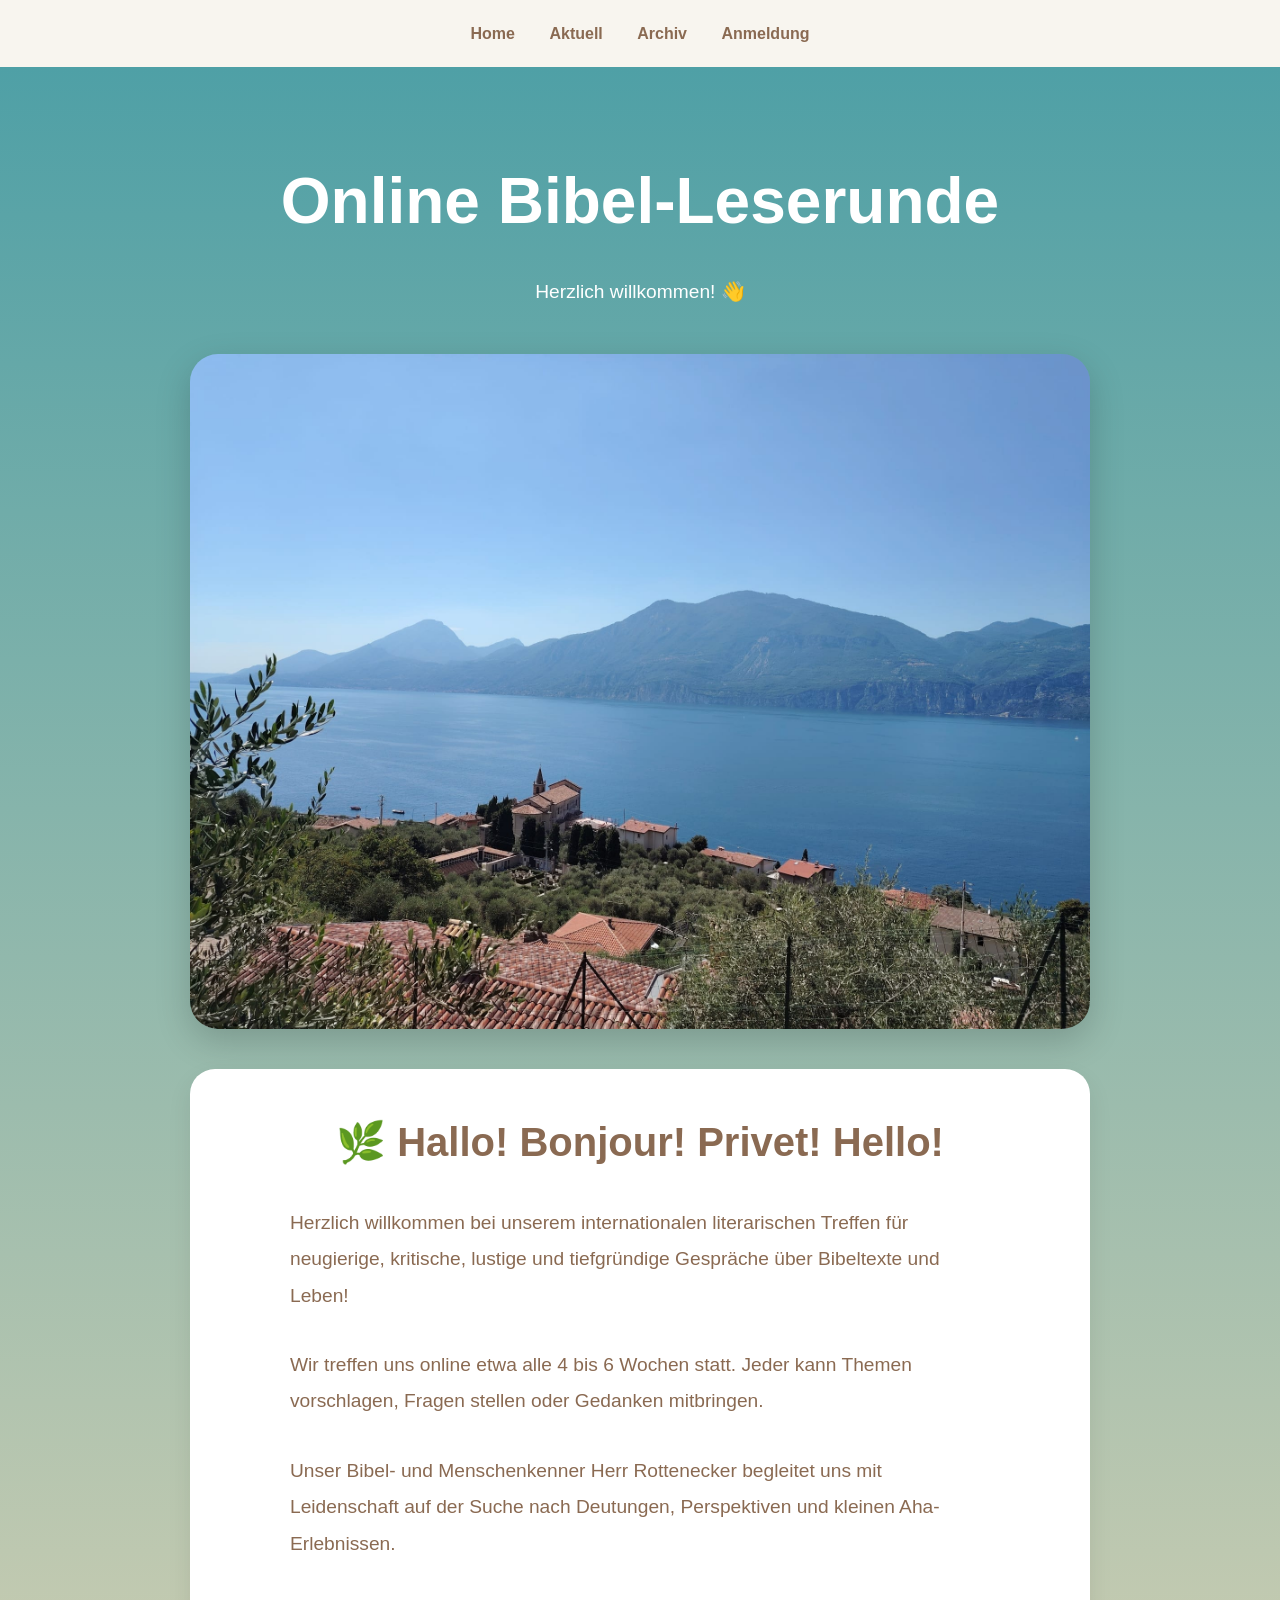
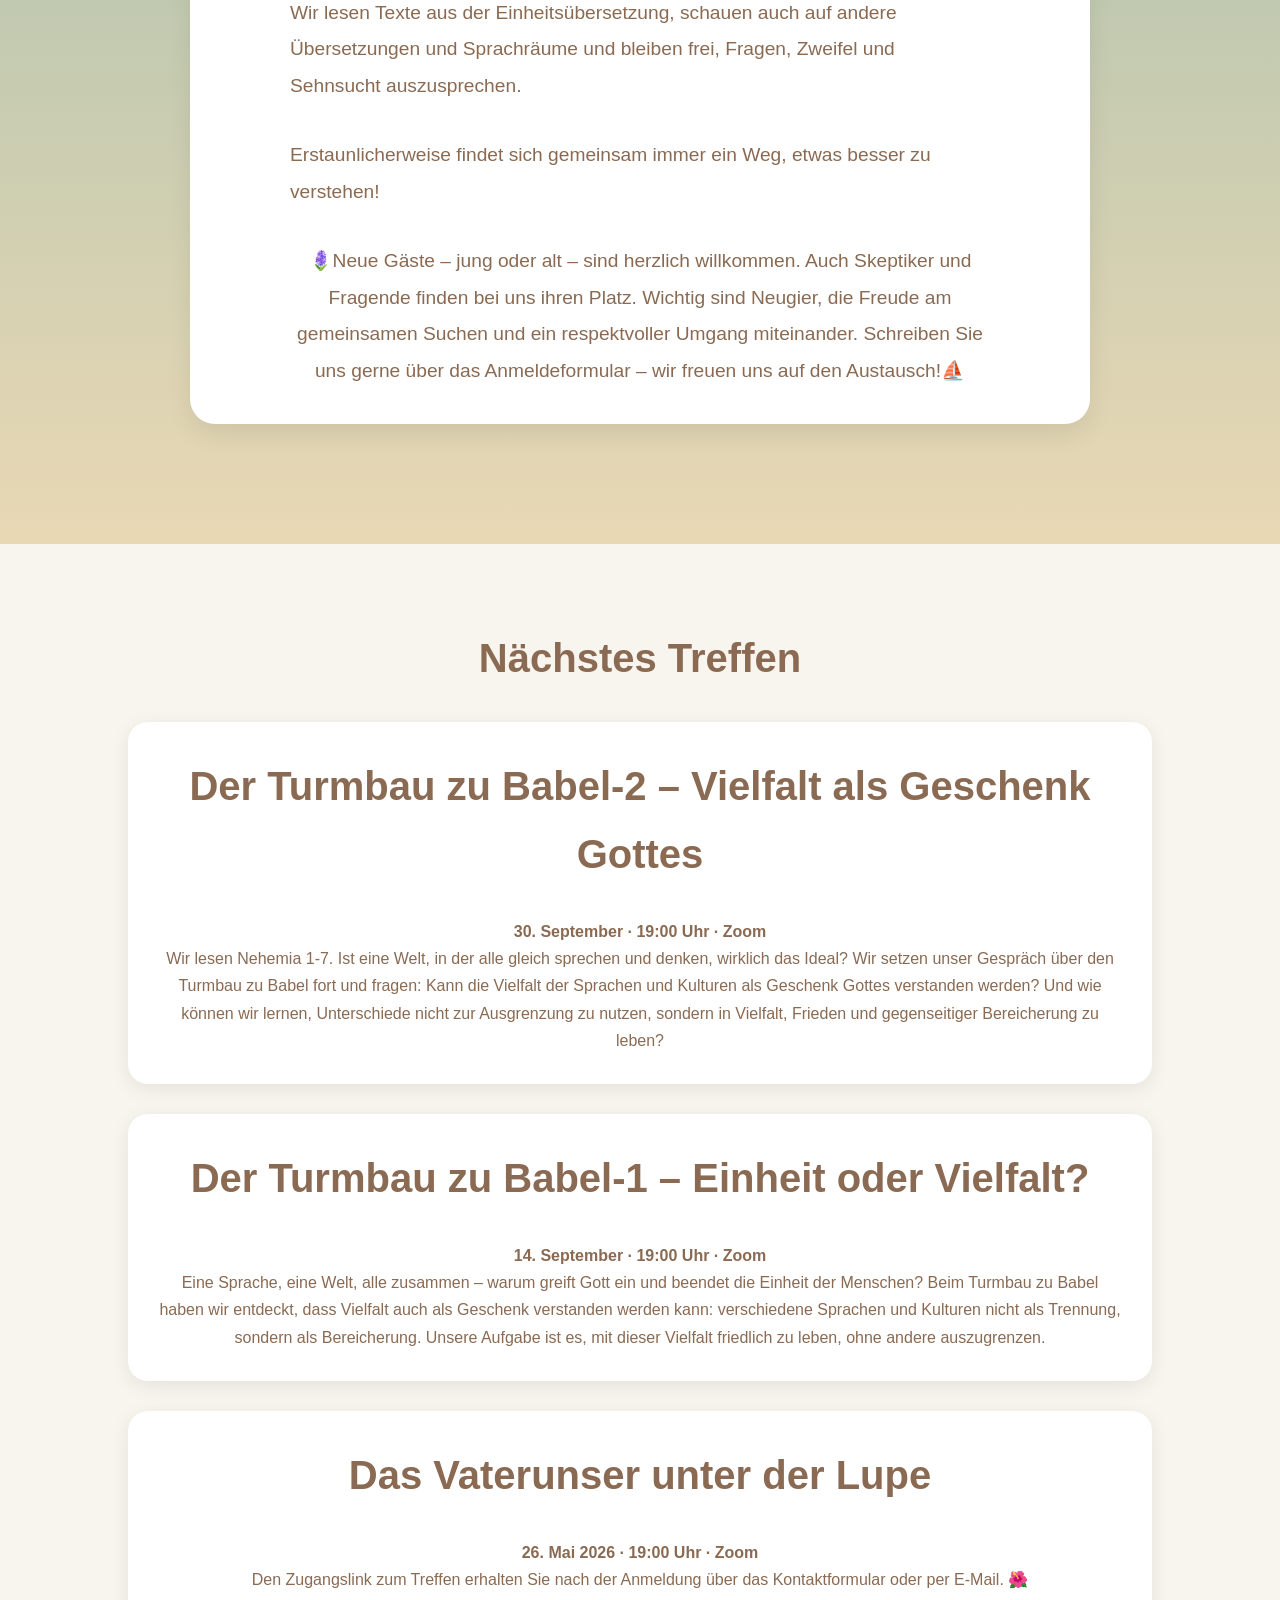
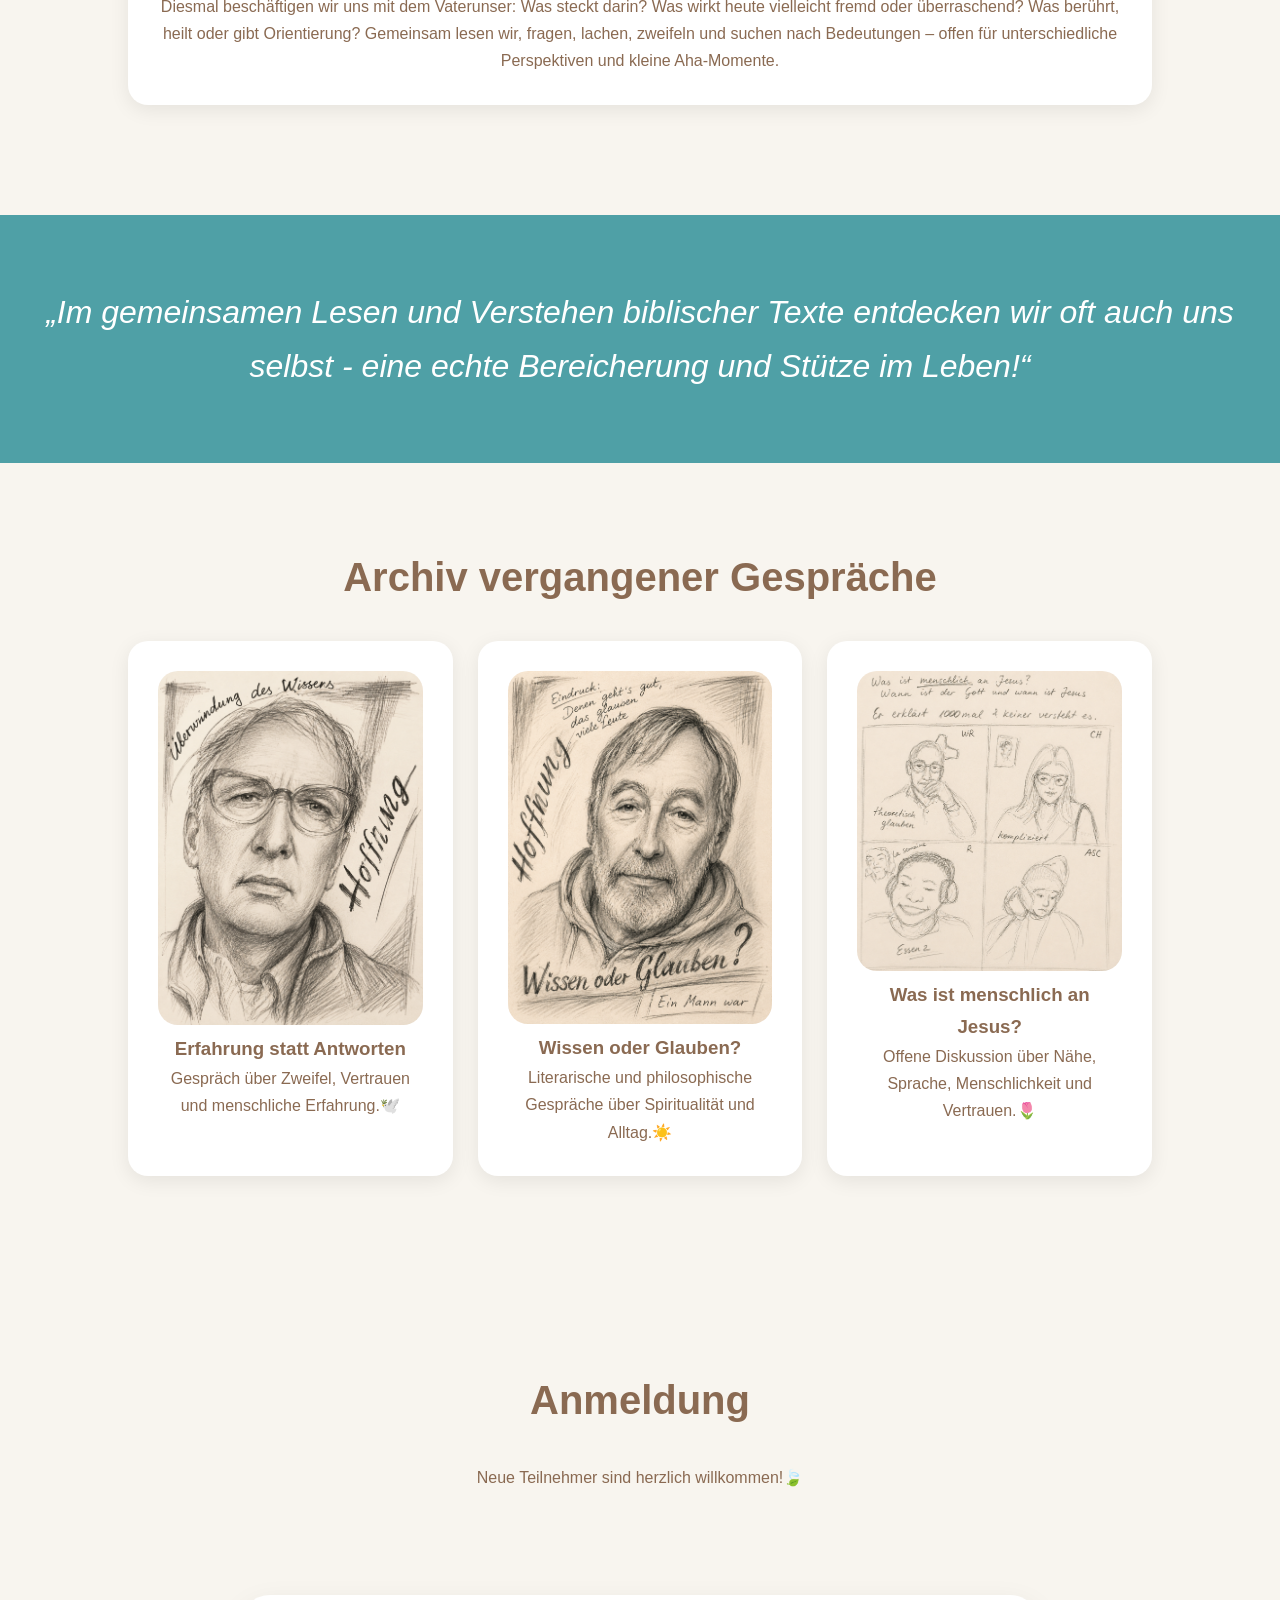
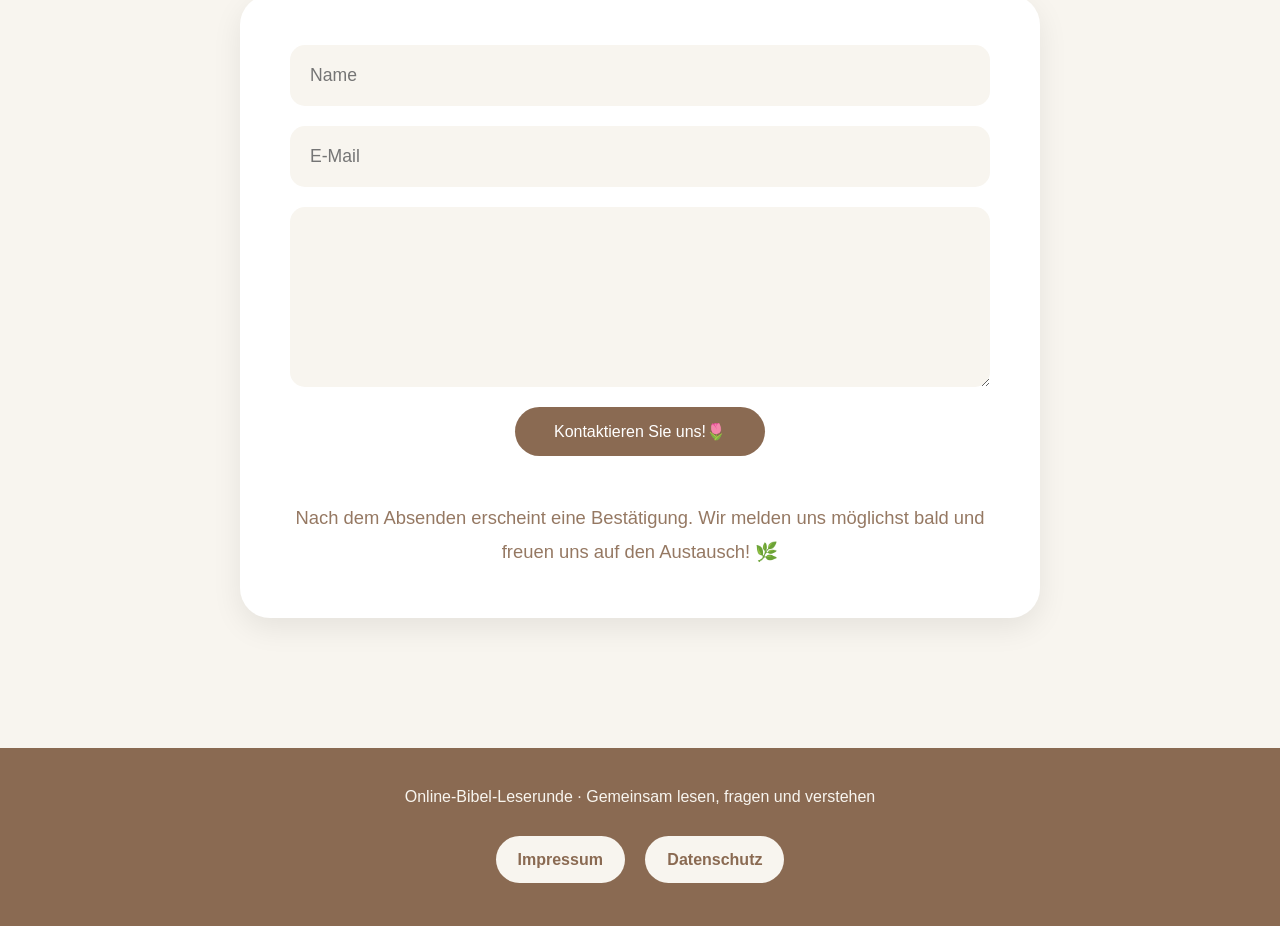
<file: index.html>
<!DOCTYPE html>
<html lang="de">
<head>
<meta charset="UTF-8">
<meta name="viewport" content="width=device-width, initial-scale=1.0">

<title>Online Bibel-Leserunde</title>

<style>

*{
  margin:0;
  padding:0;
  box-sizing:border-box;
}

body{
  font-family: Arial, sans-serif;
  background:#F8F5EF;
  color:#8A6A52;
  line-height:1.7;
}

header{
  background:linear-gradient(to bottom,#4FA0A6,#E9D8B4);
  padding:80px 20px;
  text-align:center;
  color:white;
}

header h1{
  font-size:4rem;
  margin-bottom:20px;
}

header p{
  max-width:700px;
  margin:auto;
  font-size:1.2rem;
}

nav{
  background:#F8F5EF;
  padding:20px;
  text-align:center;
  position:sticky;
  top:0;
}

nav a{
  margin:0 15px;
  text-decoration:none;
  color:#8A6A52;
  font-weight:bold;
}

section{
  padding:80px 10%;
  text-align:center;
}

h2{
  margin-bottom:30px;
  font-size:2.5rem;
}

.card{
  background:white;
  padding:30px;
  border-radius:20px;
  box-shadow:0 5px 20px rgba(0,0,0,0.08);
  margin-bottom:30px;
}

.quote{
  background:#4FA0A6;
  color:white;
  text-align:center;
  padding:70px 20px;
  font-size:2rem;
  font-style:italic;
}

.gallery{
  display:grid;
  grid-template-columns:repeat(auto-fit,minmax(250px,1fr));
  gap:25px;
}

.gallery img{
  width:100%;
  border-radius:20px;
}

form{
  display:flex;
  flex-direction:column;
  gap:20px;

  max-width:800px;
  width:95%;

  margin:50px auto;

  background:white;
  padding:50px;

  border-radius:30px;

  box-shadow:0 10px 30px rgba(0,0,0,0.08);
}

input,
textarea{

  width:100%;

  padding:20px;

  border:none;

  border-radius:15px;

  font-size:1.1rem;

  background:#F8F5EF;

  color:#8A6A52;

}

textarea{
  min-height:180px;
}

button{

  width:250px;

  margin:auto;

  padding:16px;

  border:none;

  border-radius:30px;

  font-size:1.1rem;

}

button{
  background:#8A6A52;
  color:white;
  border:none;
  padding:15px;
  border-radius:30px;
  cursor:pointer;
  font-size:1rem;
}

footer{
  background:#8A6A52;
  color:#F8F5EF;
  text-align:center;
  padding:35px 20px;
}

.footer-buttons{
  margin-top:18px;
}

.footer-buttons a{
  display:inline-block;
  margin:8px;
  padding:10px 22px;
  background:#F8F5EF;
  color:#8A6A52;
  text-decoration:none;
  border-radius:25px;
  font-weight:bold;
}

.footer-buttons a:hover{
  background:#E9D8B4;
}

@media(max-width:768px){

  header h1{
    font-size:2.5rem;
  }

  nav a{
    display:block;
    margin:10px 0;
  }

}

</style>
</head>

<body>

<nav>
  <a href="#home">Home</a>
  <a href="#aktuell">Aktuell</a>
  <a href="#archiv">Archiv</a>
  <a href="#kontakt">Anmeldung</a>
</nav>

<header id="home">
  <h1>Online Bibel-Leserunde</h1>

  <p>
    Herzlich willkommen! 👋
  </p>

  <img 
    src="images/Gardasee1.jpg"
    alt="Meer und Holzjolle"
    style="
      display:block;
      width:90%;
      max-width:900px;
      height:auto;
      margin:45px auto 0 auto;
      border-radius:28px;
      box-shadow:0 12px 35px rgba(0,0,0,0.18);
    "
  >
  <div style="
max-width:900px;
margin:40px auto;
background:white;
padding:35px;
border-radius:25px;
box-shadow:0 10px 25px rgba(0,0,0,0.08);
line-height:1.9;
color:#8A6A52;
font-size:1.08rem;
text-align:left;
">

<h2 style="text-align:center;margin-bottom:25px;">
🌿 Hallo! Bonjour! Privet! Hello!
</h2>

<p>

Herzlich willkommen bei unserem internationalen literarischen Treffen für neugierige, kritische, lustige und tiefgründige Gespräche über Bibeltexte und Leben!

</p>

<br>

<p>

Wir treffen uns online etwa alle 4 bis 6 Wochen statt. Jeder kann Themen vorschlagen, Fragen stellen oder Gedanken mitbringen.

</p>

<br>

<p>

Unser Bibel- und Menschenkenner Herr Rottenecker begleitet uns mit Leidenschaft auf der Suche nach Deutungen, Perspektiven und kleinen Aha-Erlebnissen.

</p>

<br>

<p>

<p>

Wir lesen Texte aus der Einheitsübersetzung, schauen auch auf andere Übersetzungen und Sprachräume und bleiben frei, Fragen, Zweifel und Sehnsucht auszusprechen.

</p>

</p>

<br>

<p>

Erstaunlicherweise findet sich gemeinsam immer ein Weg, etwas besser zu verstehen!

</p>

<br>

<p style="text-align:center;font-size:1.2rem;">

🪻Neue Gäste – jung oder alt – sind herzlich willkommen. Auch Skeptiker und Fragende finden bei uns ihren Platz. 
  Wichtig sind Neugier, die Freude am gemeinsamen Suchen und ein respektvoller Umgang miteinander. 
  Schreiben Sie uns gerne über das Anmeldeformular – wir freuen uns auf den Austausch!⛵

</p>

</div>
</header>

<section id="aktuell">

  <h2>Nächstes Treffen</h2>

<div class="card">

<h2>Der Turmbau zu Babel-2 – Vielfalt als Geschenk Gottes</h2>

<p>
<strong>30. September · 19:00 Uhr · Zoom</strong>
</p>

<p>
Wir lesen Nehemia 1-7. 
Ist eine Welt, in der alle gleich sprechen und denken, wirklich das Ideal?
Wir setzen unser Gespräch über den Turmbau zu Babel fort und fragen:
Kann die Vielfalt der Sprachen und Kulturen als Geschenk Gottes verstanden werden?
Und wie können wir lernen, Unterschiede nicht zur Ausgrenzung zu nutzen,
sondern in Vielfalt, Frieden und gegenseitiger Bereicherung zu leben?
</p>

</div>

<div class="card">

<h2>Der Turmbau zu Babel-1 – Einheit oder Vielfalt?</h2>

<p>
<strong>14. September · 19:00 Uhr · Zoom</strong>
</p>

<p>
Eine Sprache, eine Welt, alle zusammen – warum greift Gott ein und beendet die Einheit der Menschen?
Beim Turmbau zu Babel haben wir entdeckt, dass Vielfalt auch als Geschenk verstanden werden kann:
verschiedene Sprachen und Kulturen nicht als Trennung, sondern als Bereicherung.
Unsere Aufgabe ist es, mit dieser Vielfalt friedlich zu leben, ohne andere auszugrenzen.
</p>

</div>

<div class="card">

<h2>Das Vaterunser unter der Lupe</h2>

<p>
<strong>26. Mai 2026 · 19:00 Uhr · Zoom</strong>
</p>

<p>
Den Zugangslink zum Treffen erhalten Sie nach der Anmeldung über das Kontaktformular oder per E-Mail. 🌺
</p>

<p>
Diesmal beschäftigen wir uns mit dem Vaterunser:
Was steckt darin? Was wirkt heute vielleicht fremd oder überraschend?
Was berührt, heilt oder gibt Orientierung?
Gemeinsam lesen wir, fragen, lachen, zweifeln und suchen nach Bedeutungen – offen für unterschiedliche Perspektiven und kleine Aha-Momente.
</p>

</div>

</section>

<div class="quote">
  „Im gemeinsamen Lesen und Verstehen biblischer Texte entdecken wir oft auch uns selbst - eine echte Bereicherung und Stütze im Leben!“
</div>

<section id="archiv">

  <h2>Archiv vergangener Gespräche</h2>

  <div class="gallery">

    <div class="card">
      <img src="images/skizze1.png" alt="Skizze">
      <h3>Erfahrung statt Antworten</h3>

      <p>
        Gespräch über Zweifel, Vertrauen und menschliche Erfahrung.🕊️
      </p>
    </div>

    <div class="card">
      <img src="images/skizze2.png" alt="Skizze">

      <h3>Wissen oder Glauben?</h3>

      <p>
        Literarische und philosophische Gespräche
        über Spiritualität und Alltag.☀️
      </p>
    </div>

    <div class="card">
      <img src="images/skizze3.png" alt="Skizze">

      <h3>Was ist menschlich an Jesus?</h3>

      <p>
        Offene Diskussion über Nähe, Sprache,
        Menschlichkeit und Vertrauen.🌷
      </p>
    </div>

  </div>

</section>

<section id="kontakt">

  <div style="text-align:center;">

<h2>Anmeldung</h2>

<p>
Neue Teilnehmer sind herzlich willkommen!🍃
</p>

</div>

  <br><br>

<form action="https://formspree.io/f/mlgzqeoj" method="POST">

    <input
    type="text"
    name="name"
    placeholder="Name"
    required>

    <input
    type="email"
    name="email"
    placeholder="E-Mail"
    required>

    <textarea
    name="message"
    placeholder="Kurze Nachricht">
    </textarea>

    <input
    type="hidden"
    name="_subject"
    value="Neue Anmeldung Online-Bibel-Leserunde">

    <input
    type="hidden"
    name="_next"
    value="https://anastasiaasc.github.io/Online-Bibel-Leserunde/danke.html">

    <button type="submit">
      Kontaktieren Sie uns!🌷
    </button>
<p style="
margin-top:25px;
font-size:1.15rem;
line-height:1.8;
color:#8A6A52;
opacity:0.9;
text-align:center;
">

Nach dem Absenden erscheint eine Bestätigung.
Wir melden uns möglichst bald und freuen uns auf den Austausch! 🌿

</p>
</form>

</section>

<footer>

  <p>
    Online-Bibel-Leserunde · Gemeinsam lesen,
    fragen und verstehen
  </p>

  <div class="footer-buttons">

    <a href="impressum.html">
      Impressum
    </a>

    <a href="datenschutz.html">
      Datenschutz
    </a>

  </div>

</footer>

</body>
</html>
</file>
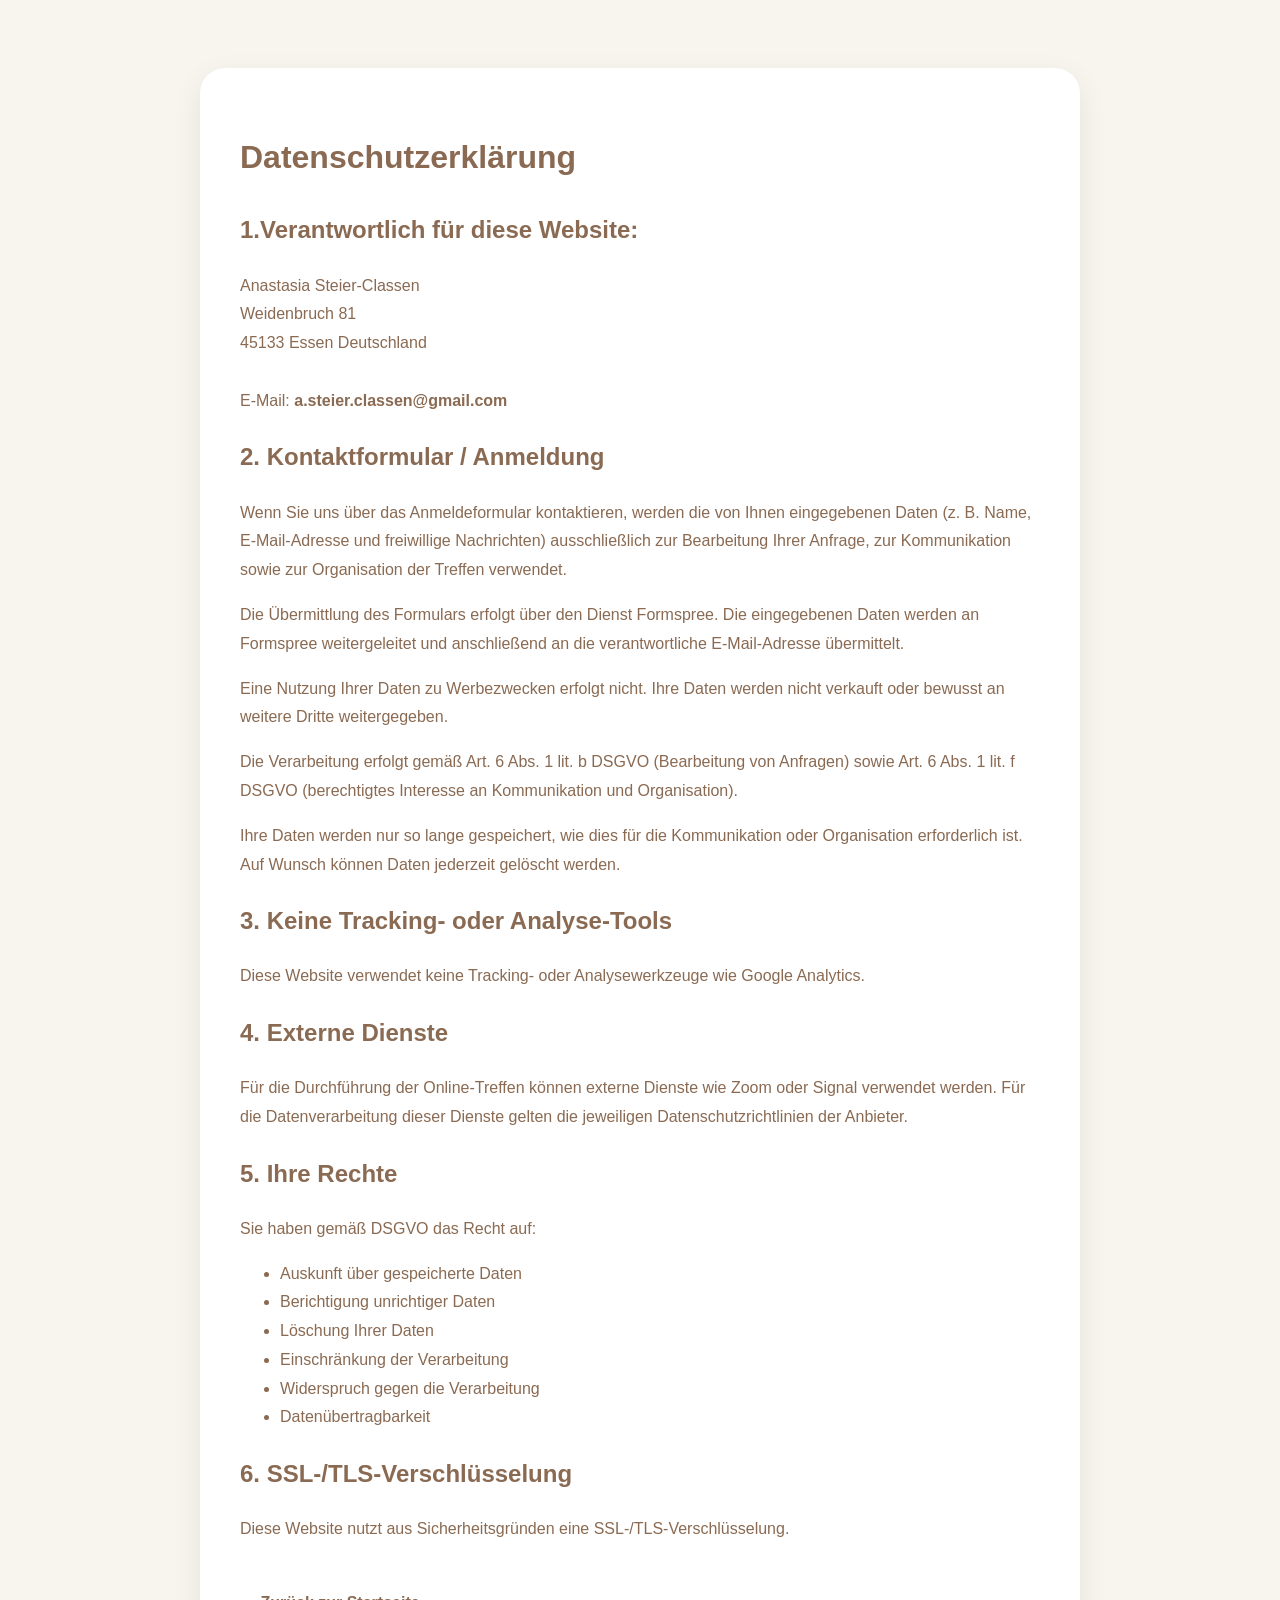
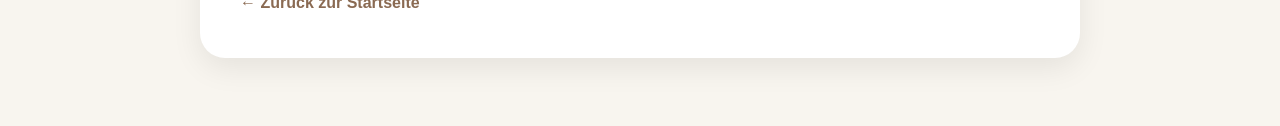
<file: datenschutz.html>
<!DOCTYPE html>
<html lang="de">

<head>
<meta charset="UTF-8">
<meta name="viewport" content="width=device-width, initial-scale=1.0">

<title>Datenschutz</title>

<style>

body{
font-family:Arial,sans-serif;
background:#F8F5EF;
color:#8A6A52;
line-height:1.8;
padding:60px 10%;
}

.box{

max-width:800px;

margin:auto;

background:white;

padding:40px;

border-radius:25px;

box-shadow:0 10px 30px rgba(0,0,0,0.08);

}

a{

color:#8A6A52;

font-weight:bold;

text-decoration:none;

}

</style>

</head>

<body>

<div class="box">
<h1>Datenschutzerklärung</h1>
<h2>1.Verantwortlich für diese Website:</h2>
<p>
Anastasia Steier-Classen<br>
Weidenbruch 81<br>
45133 Essen
Deutschland<br><br>

E-Mail:
<a href="mailto:a.steier.classen@gmail.com">
a.steier.classen@gmail.com
</a>
</p>
<h2>2. Kontaktformular / Anmeldung</h2>

<p>
Wenn Sie uns über das Anmeldeformular kontaktieren, werden die von Ihnen eingegebenen Daten (z. B. Name, E-Mail-Adresse und freiwillige Nachrichten) ausschließlich zur Bearbeitung Ihrer Anfrage, zur Kommunikation sowie zur Organisation der Treffen verwendet.
</p>

<p>
Die Übermittlung des Formulars erfolgt über den Dienst Formspree. Die eingegebenen Daten werden an Formspree weitergeleitet und anschließend an die verantwortliche E-Mail-Adresse übermittelt.
</p>

<p>
Eine Nutzung Ihrer Daten zu Werbezwecken erfolgt nicht. Ihre Daten werden nicht verkauft oder bewusst an weitere Dritte weitergegeben.
</p>

<p>
Die Verarbeitung erfolgt gemäß Art. 6 Abs. 1 lit. b DSGVO (Bearbeitung von Anfragen) sowie Art. 6 Abs. 1 lit. f DSGVO (berechtigtes Interesse an Kommunikation und Organisation).
</p>

<p>
Ihre Daten werden nur so lange gespeichert, wie dies für die Kommunikation oder Organisation erforderlich ist. Auf Wunsch können Daten jederzeit gelöscht werden.
</p>

  <h2>3. Keine Tracking- oder Analyse-Tools</h2>

  <p>
    Diese Website verwendet keine Tracking- oder Analysewerkzeuge wie Google Analytics.
  </p>

  <h2>4. Externe Dienste</h2>

  <p>
    Für die Durchführung der Online-Treffen können externe Dienste wie Zoom oder Signal verwendet werden. Für die Datenverarbeitung dieser Dienste gelten die jeweiligen Datenschutzrichtlinien der Anbieter.
  </p>

  <h2>5. Ihre Rechte</h2>

  <p>
    Sie haben gemäß DSGVO das Recht auf:
  </p>

  <ul>
    <li>Auskunft über gespeicherte Daten</li>
    <li>Berichtigung unrichtiger Daten</li>
    <li>Löschung Ihrer Daten</li>
    <li>Einschränkung der Verarbeitung</li>
    <li>Widerspruch gegen die Verarbeitung</li>
    <li>Datenübertragbarkeit</li>
  </ul>

  <h2>6. SSL-/TLS-Verschlüsselung</h2>

  <p>
    Diese Website nutzt aus Sicherheitsgründen eine SSL-/TLS-Verschlüsselung.
  </p>

  <br>

 <a href="index.html"> ← Zurück zur Startseite
</a>

</section>

</body>
</html>
</file>
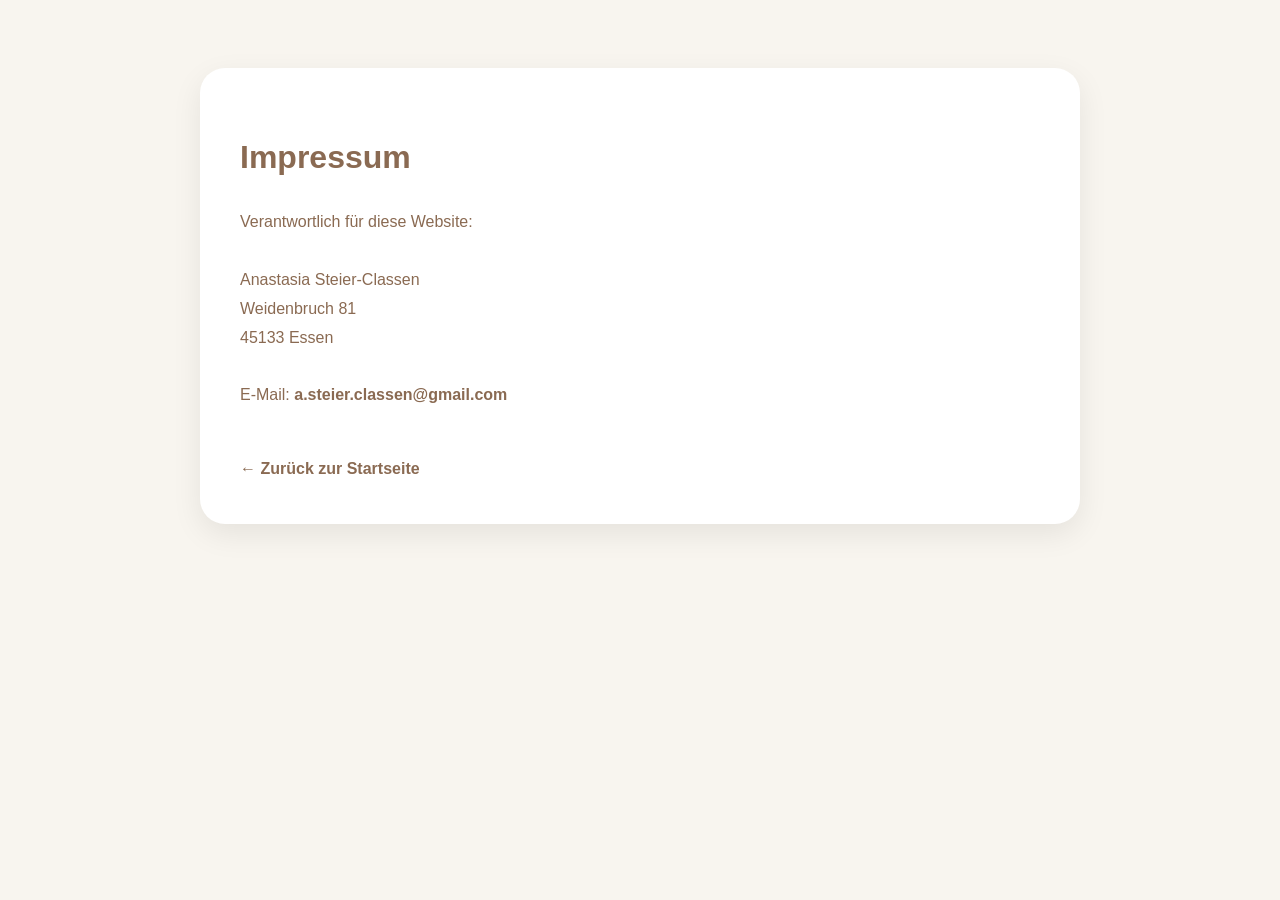
<file: impressum.html>
<!DOCTYPE html>
<html lang="de">

<head>
<meta charset="UTF-8">
<meta name="viewport" content="width=device-width, initial-scale=1.0">

<title>Impressum</title>

<style>

body{
font-family:Arial,sans-serif;
background:#F8F5EF;
color:#8A6A52;
line-height:1.8;
padding:60px 10%;
}

.box{

max-width:800px;

margin:auto;

background:white;

padding:40px;

border-radius:25px;

box-shadow:0 10px 30px rgba(0,0,0,0.08);

}

a{

color:#8A6A52;

font-weight:bold;

text-decoration:none;

}

</style>

</head>

<body>

<div class="box">

<h1>Impressum</h1>

<p>

Verantwortlich für diese Website:

<br><br>

Anastasia Steier-Classen

<br>

Weidenbruch 81

<br>

45133 Essen

<br><br>

E-Mail:

<a href="mailto:a.steier.classen@gmail.com">
a.steier.classen@gmail.com
</a>

</p>

<br>

<a href="index.html">
← Zurück zur Startseite
</a>

</div>

</body>
</html>
</file>
